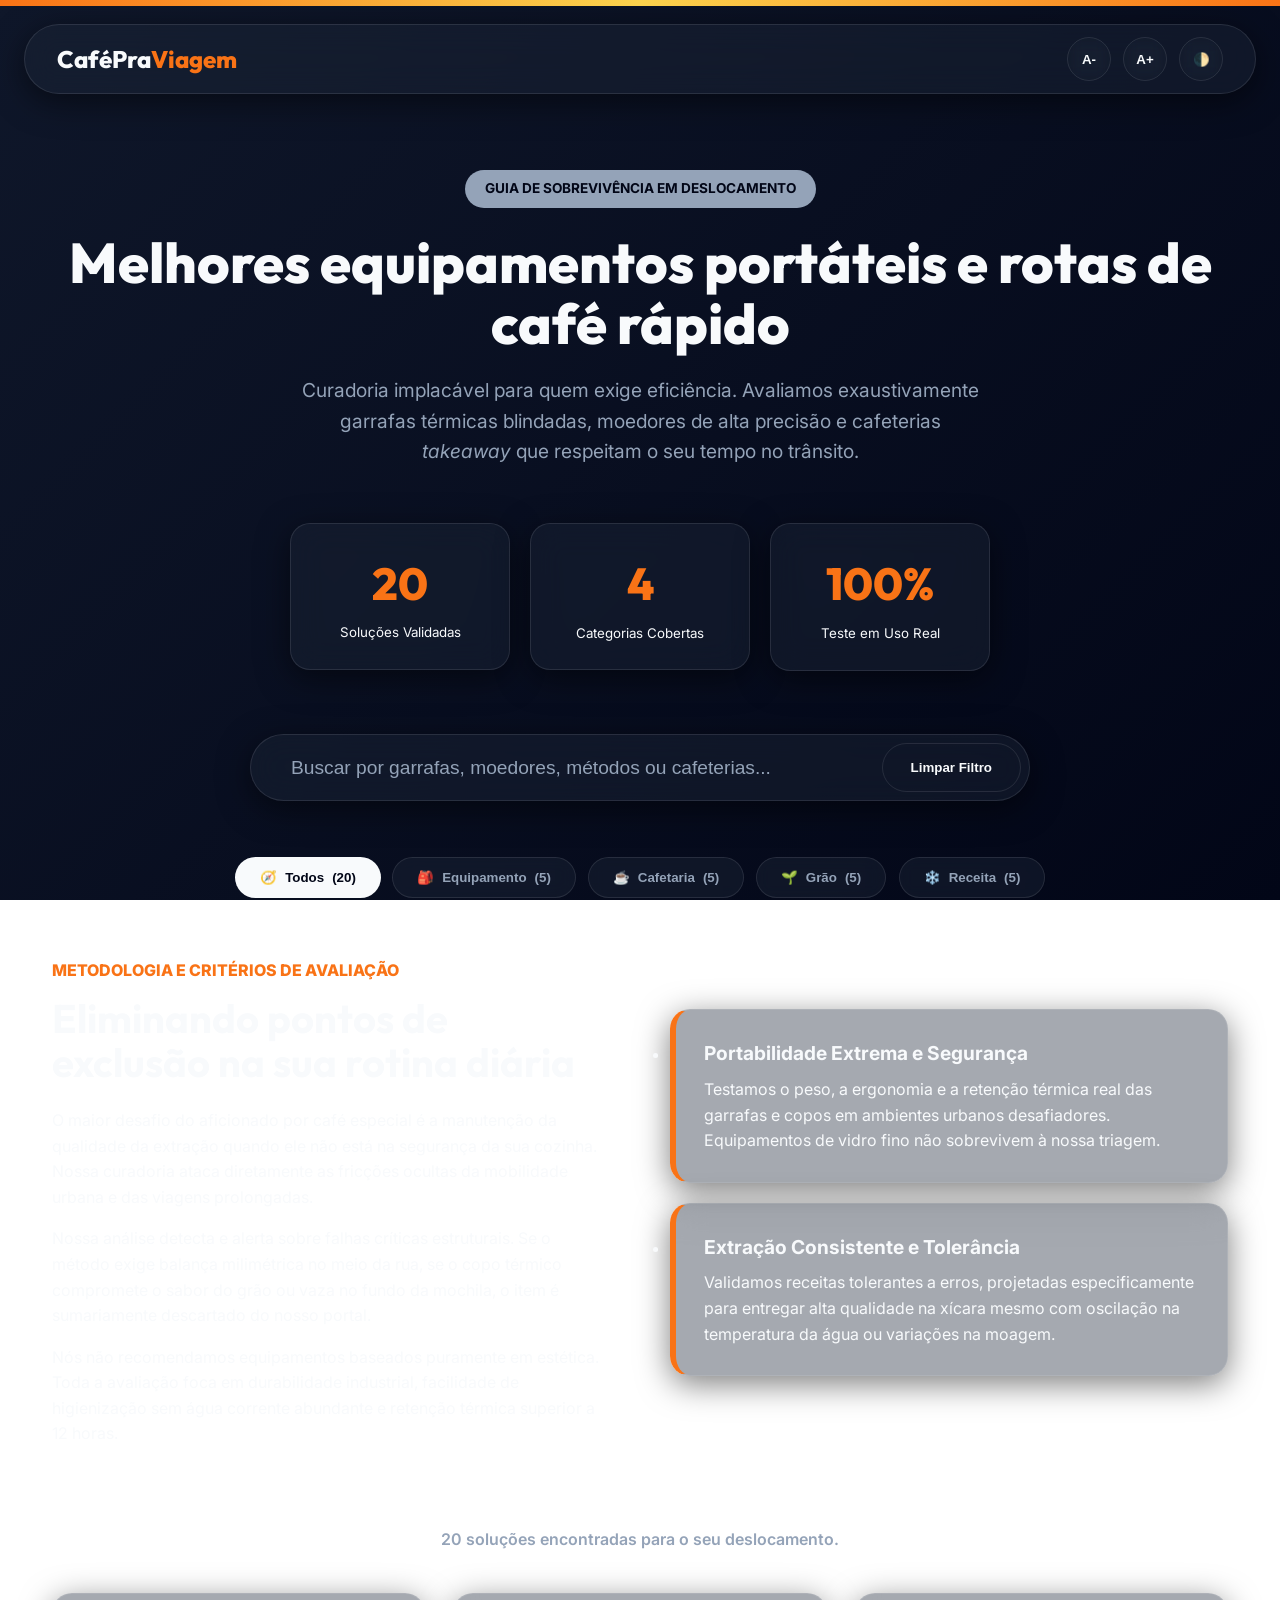
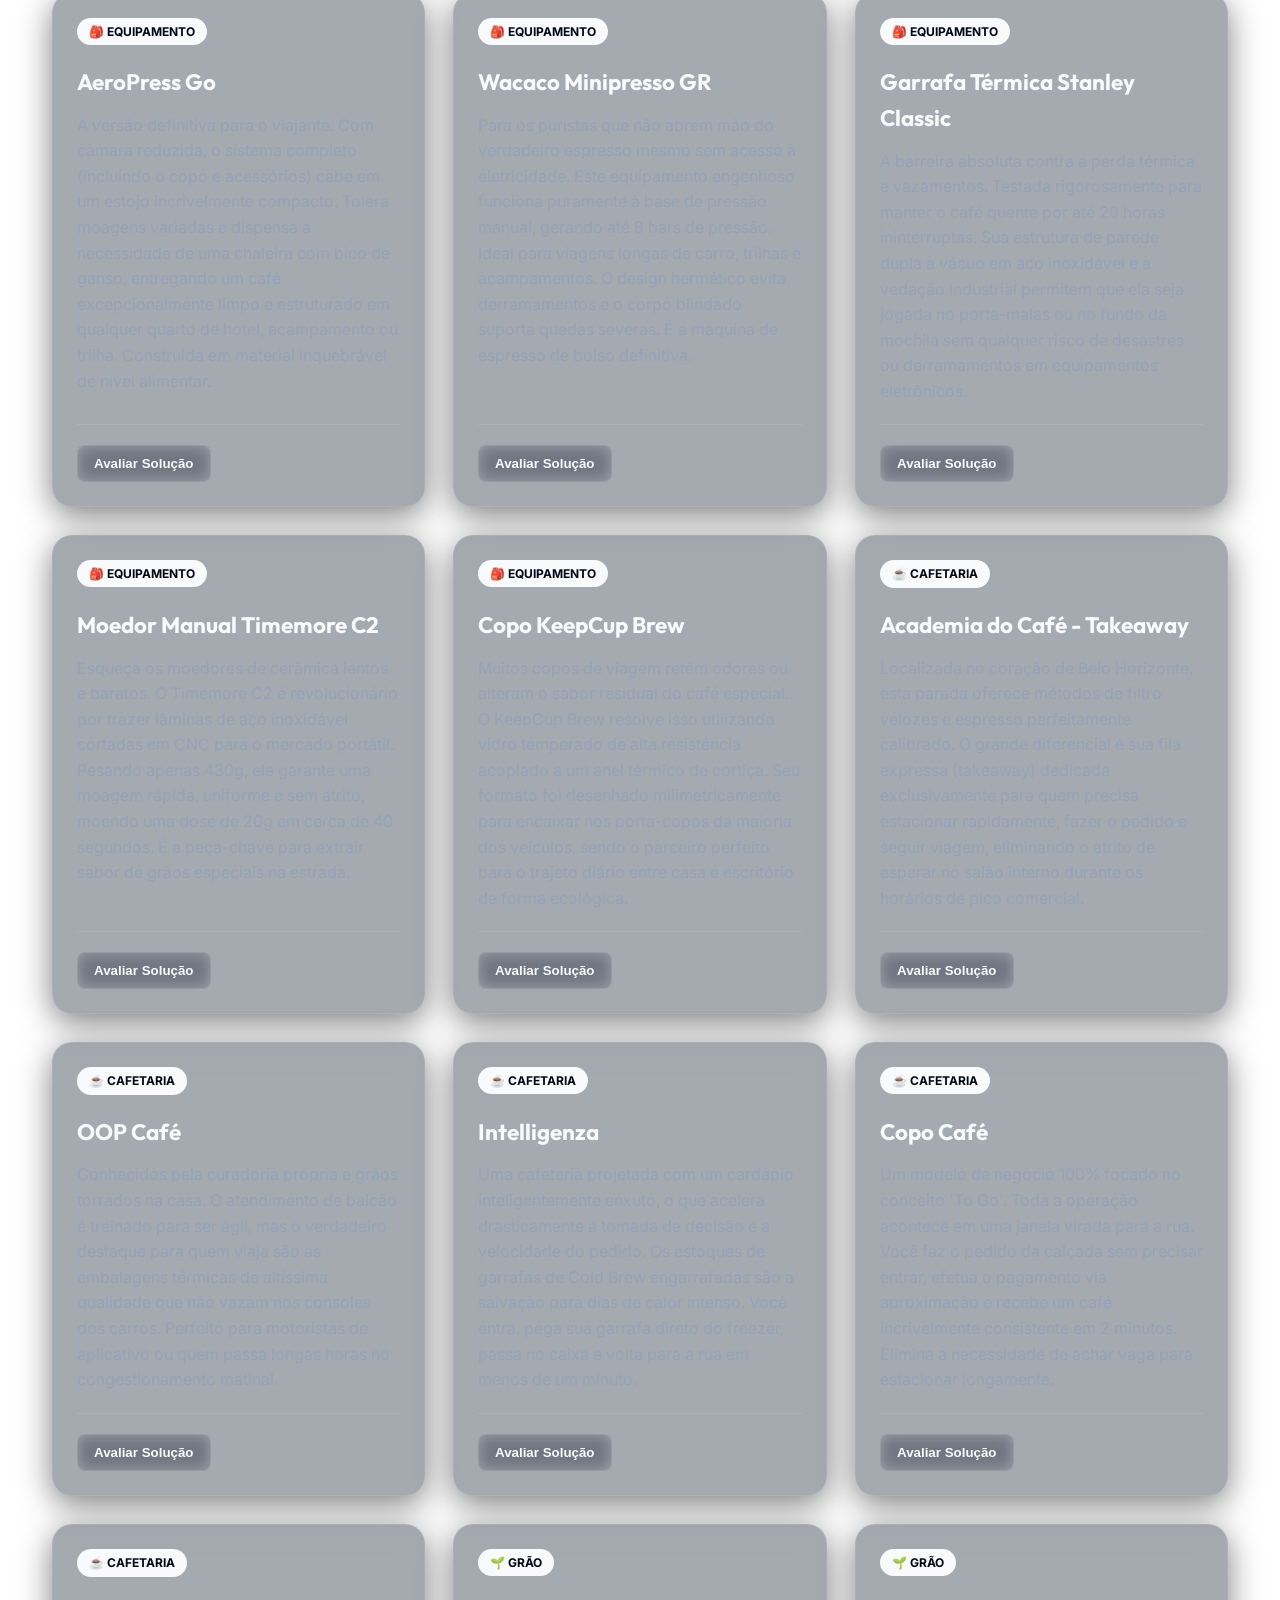
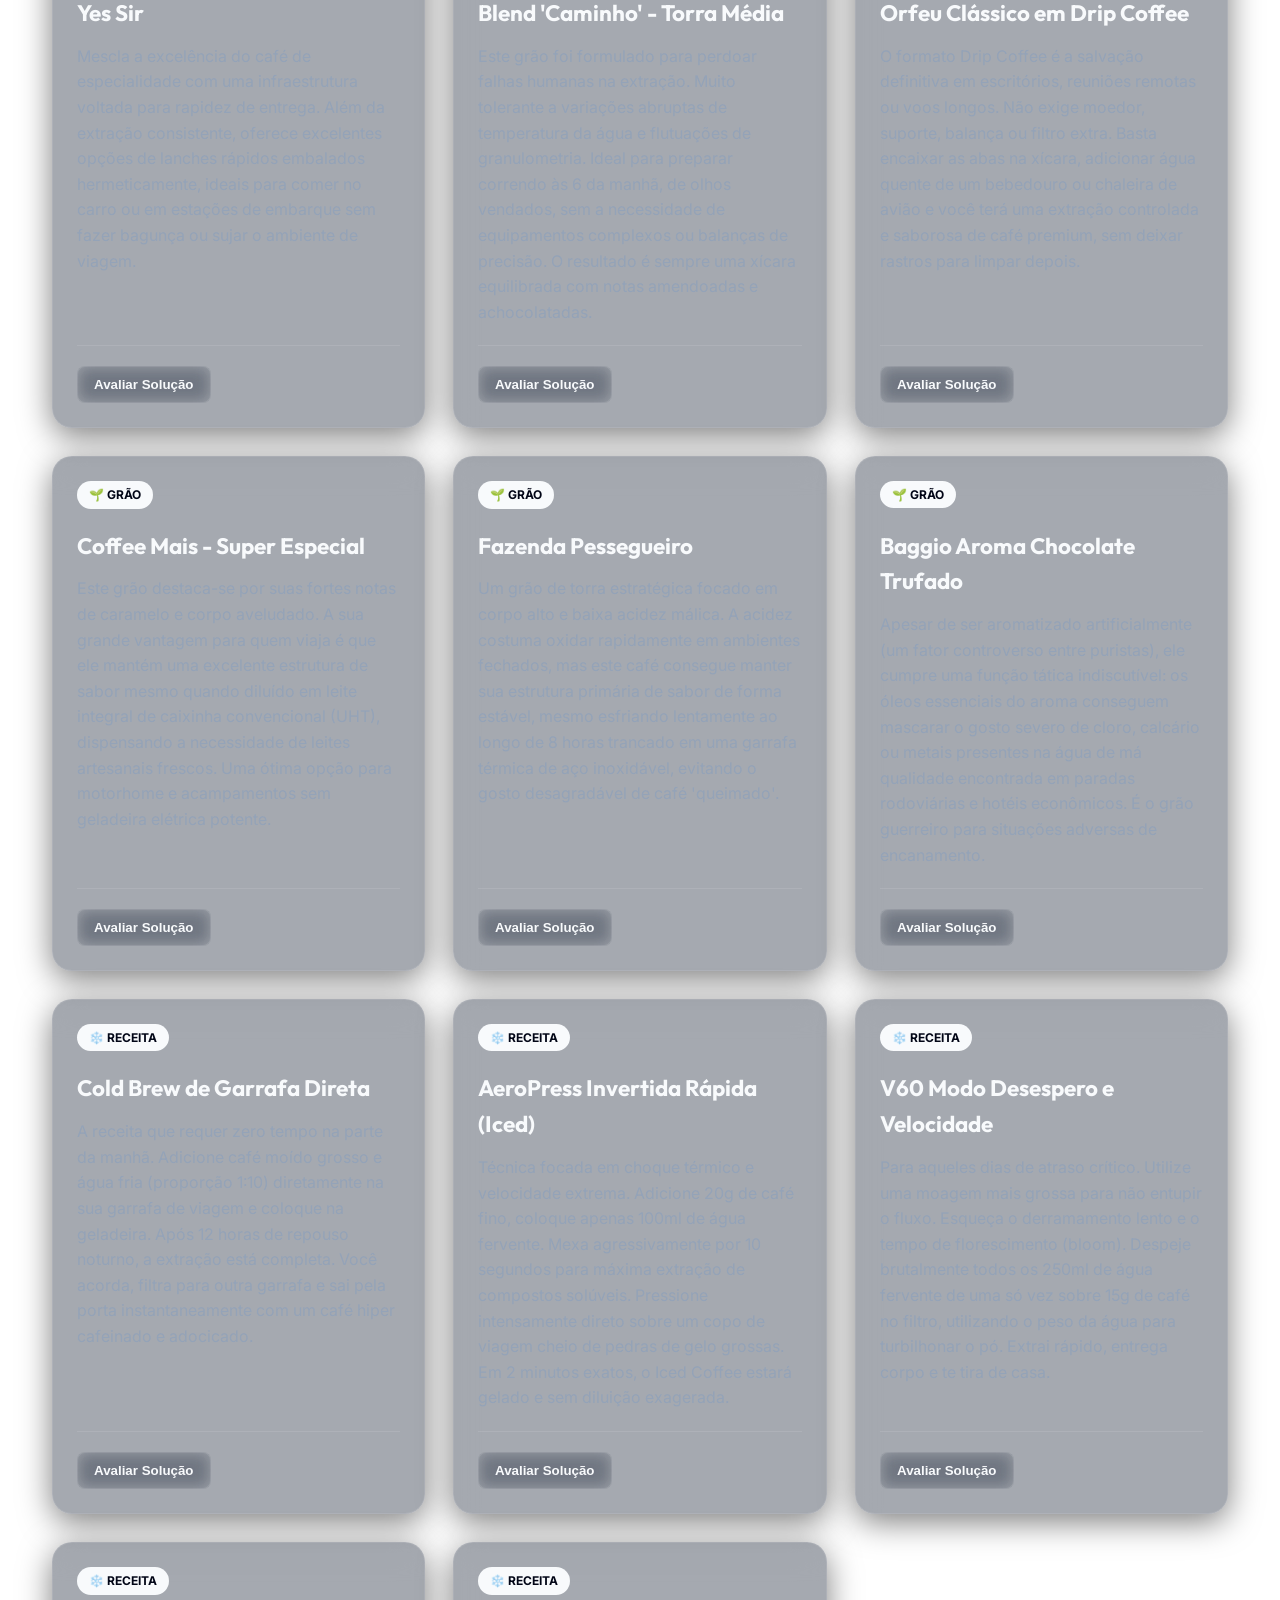
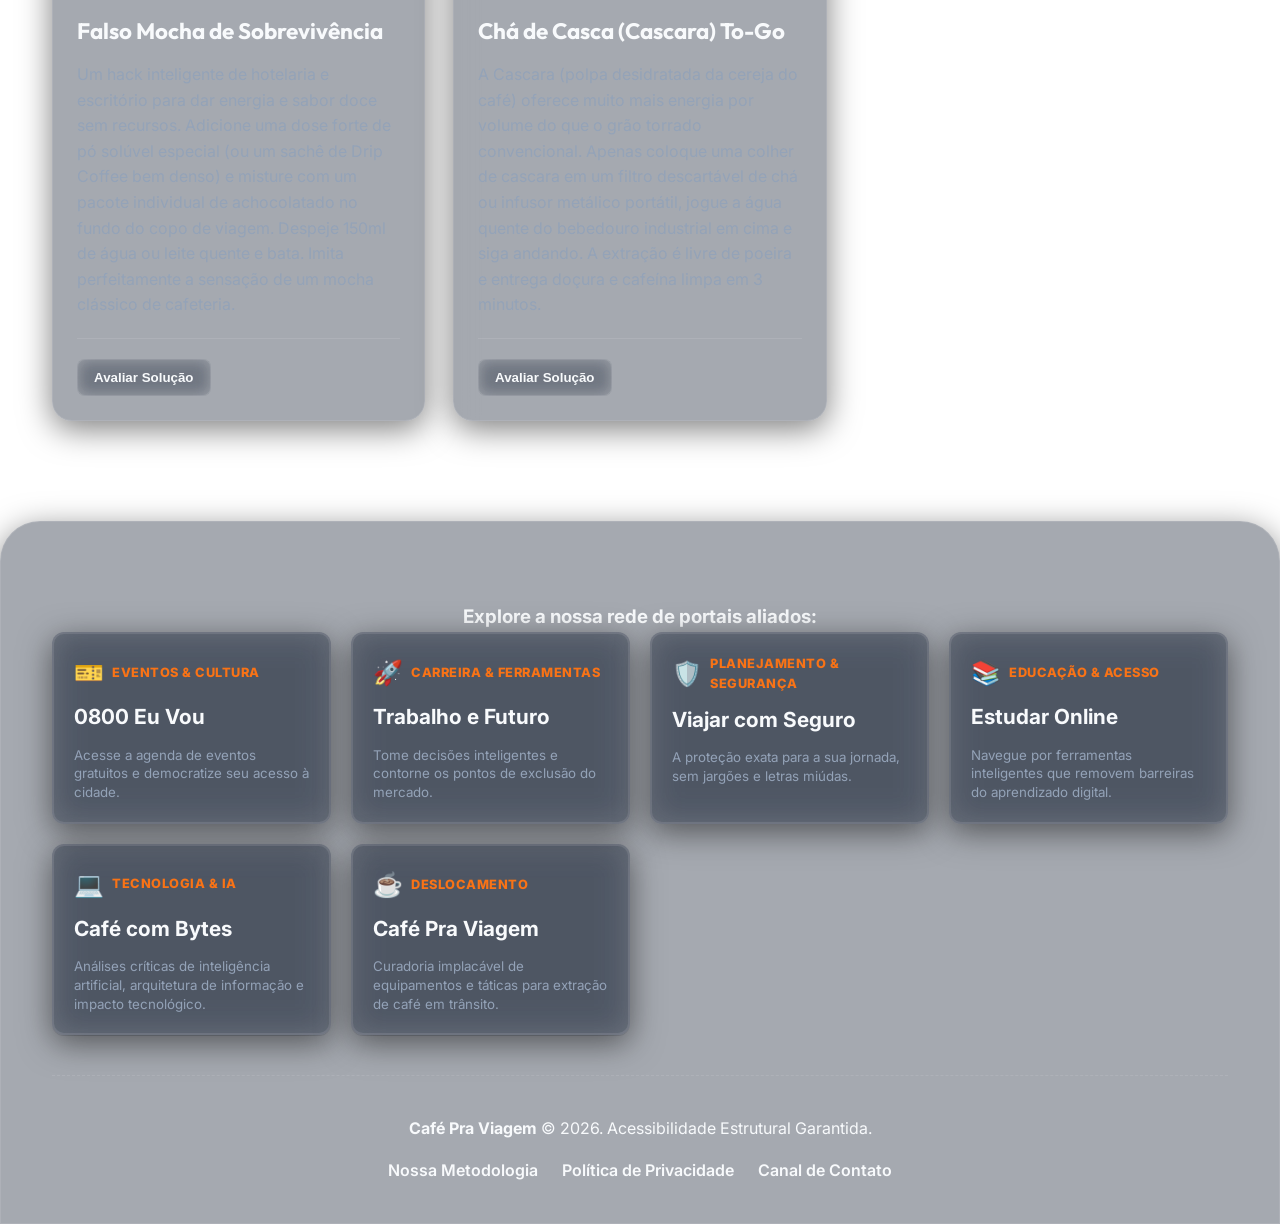
<file: index.html>
<!DOCTYPE html>
<html lang="pt-BR" data-theme="dark">
<head>
    <meta charset="UTF-8">
    <meta name="viewport" content="width=device-width, initial-scale=1.0">
    
    <title>Melhores Equipamentos Portáteis e Cafeterias Takeaway | Café Pra Viagem</title>
    <meta name="description" content="Pare de beber café ruim em trânsito. Mapeamos garrafas térmicas que não vazam, moedores manuais eficientes e as melhores paradas rápidas e táticas de extração de café para viagem.">
    <meta name="keywords" content="equipamentos portáteis de café, melhor garrafa térmica, moedor manual, cafeterias takeaway BH, cold brew, café em viagem">
    
    <meta name="google-adsense-account" content="ca-pub-6821135120244573">
    <script async src="https://pagead2.googlesyndication.com/pagead/js/adsbygoogle.js?client=ca-pub-6821135120244573" crossorigin="anonymous"></script>

    <link rel="canonical" href="https://cafepraviagem.com/">

    <script>(function(w,d,s,l,i){w[l]=w[l]||[];w[l].push({'gtm.start':
    new Date().getTime(),event:'gtm.js'});var f=d.getElementsByTagName(s)[0],
    j=d.createElement(s),dl=l!='dataLayer'?'&l='+l:'';j.async=true;j.src=
    'https://www.googletagmanager.com/gtm.js?id='+i+dl;f.parentNode.insertBefore(j,f);
    })(window,document,'script','dataLayer','GTM-SUBSTITUIR');</script>

    <link rel="preconnect" href="https://fonts.googleapis.com">
    <link rel="preconnect" href="https://fonts.gstatic.com" crossorigin>
    <link href="https://fonts.googleapis.com/css2?family=Inter:wght@400;500;700;800&family=Outfit:wght@600;800&display=swap" rel="stylesheet">
    <link rel="stylesheet" href="style.css">
</head>
<body>
    <noscript><iframe src="https://www.googletagmanager.com/ns.html?id=GTM-SUBSTITUIR" height="0" width="0" style="display:none;visibility:hidden"></iframe></noscript>

    <a class="skip-link" href="#lista-ferramentas">Pular direto para a lista de equipamentos e cafés</a>

    <header class="cabecalho-site">
        <div class="container nav-bar glass-effect">
            <a class="logotipo" href="./index.html">CaféPra<span>Viagem</span></a>
            <div class="controles-a11y">
                <button type="button" id="btn-fonte-menos" class="btn-a11y glass-btn" aria-label="Diminuir tamanho da fonte">A-</button>
                <button type="button" id="btn-fonte-mais" class="btn-a11y glass-btn" aria-label="Aumentar tamanho da fonte">A+</button>
                <button type="button" id="btn-tema" class="btn-a11y glass-btn" aria-label="Alternar modo escuro e claro">🌓</button>
            </div>
        </div>
    </header>

    <main class="container" id="conteudo-principal">
        <section class="hero">
            <p class="hero-kicker">Guia de Sobrevivência em Deslocamento</p>
            <h1 class="hero-title">Melhores equipamentos portáteis e rotas de café rápido</h1>
            <p class="hero-subtitle">Curadoria implacável para quem exige eficiência. Avaliamos exaustivamente garrafas térmicas blindadas, moedores de alta precisão e cafeterias <em>takeaway</em> que respeitam o seu tempo no trânsito.</p>
            
            <div class="hero-metricas">
                <span class="metrica-card glass-effect"><strong id="total-ferramentas">20+</strong><small>Soluções Validadas</small></span>
                <span class="metrica-card glass-effect"><strong id="total-categorias">4</strong><small>Categorias Cobertas</small></span>
                <span class="metrica-card glass-effect"><strong>100%</strong><small>Teste em Uso Real</small></span>
            </div>
            
            <div class="busca-container" role="search">
                <div class="busca-form glass-effect">
                    <input id="campo-busca" type="search" placeholder="Buscar por garrafas, moedores, métodos ou cafeterias..." autocomplete="off">
                    <div class="busca-acoes">
                        <button type="button" id="btn-limpar-busca" class="btn-busca secundario" aria-label="Limpar campo de busca">Limpar Filtro</button>
                    </div>
                </div>
            </div>
            
            <nav id="bento-menu" class="bento-grid-container" aria-label="Navegar por categorias de equipamento"></nav>
        </section>

        <section class="painel-curadoria">
            <div>
                <p class="section-kicker">Metodologia e Critérios de Avaliação</p>
                <h2 id="titulo-curadoria">Eliminando pontos de exclusão na sua rotina diária</h2>
                <p style="margin-bottom: 1rem;">O maior desafio do aficionado por café especial é a manutenção da qualidade da extração quando ele não está na segurança da sua cozinha. Nossa curadoria ataca diretamente as fricções ocultas da mobilidade urbana e das viagens prolongadas.</p>
                <p style="margin-bottom: 1rem;">Nossa análise detecta e alerta sobre falhas críticas estruturais. Se o método exige balança milimétrica no meio da rua, se o copo térmico compromete o sabor do grão ou vaza no fundo da mochila, o item é sumariamente descartado do nosso portal.</p>
                <p>Nós não recomendamos equipamentos baseados puramente em estética. Toda a avaliação foca em durabilidade industrial, facilidade de higienização sem água corrente abundante e retenção térmica superior a 12 horas.</p>
            </div>
            <ul class="criterios-lista">
                <li class="criterio-card glass-effect">
                    <strong>Portabilidade Extrema e Segurança</strong>
                    <span>Testamos o peso, a ergonomia e a retenção térmica real das garrafas e copos em ambientes urbanos desafiadores. Equipamentos de vidro fino não sobrevivem à nossa triagem.</span>
                </li>
                <li class="criterio-card glass-effect">
                    <strong>Extração Consistente e Tolerância</strong>
                    <span>Validamos receitas tolerantes a erros, projetadas especificamente para entregar alta qualidade na xícara mesmo com oscilação na temperatura da água ou variações na moagem.</span>
                </li>
            </ul>
        </section>

        <p id="status-resultados" class="status-resultados" aria-live="polite">Catálogo carregado com sucesso.</p>
        
        <div id="lista-ferramentas">
            <div class="grid-cards">
                <article class="card glass-effect">
                    <div class="card-topo"><span class="card-tag"><span aria-hidden="true">🎒</span> Equipamento</span></div>
                    <h3>AeroPress Go</h3>
                    <p class="card-desc">A versão definitiva para o viajante. Com câmara reduzida, o sistema completo (incluindo o copo) cabe em um estojo compacto. Tolera moagens variadas e dispensa chaleira bico de ganso, entregando um café limpo em qualquer quarto de hotel ou acampamento.</p>
                    <div class="card-footer"><button class="btn-card-abrir glass-btn">Avaliar Solução</button></div>
                </article>
                <article class="card glass-effect">
                    <div class="card-topo"><span class="card-tag"><span aria-hidden="true">🎒</span> Equipamento</span></div>
                    <h3>Moedor Manual Timemore C2</h3>
                    <p class="card-desc">Esqueça os moedores de cerâmica baratos que demoram 5 minutos para moer uma dose. Com lâminas de aço inox cortadas a laser, o C2 pesa apenas 430g e mói 20g de café em 40 segundos. Essencial para frescor na estrada.</p>
                    <div class="card-footer"><button class="btn-card-abrir glass-btn">Avaliar Solução</button></div>
                </article>
                <article class="card glass-effect">
                    <div class="card-topo"><span class="card-tag"><span aria-hidden="true">🎒</span> Equipamento</span></div>
                    <h3>Garrafa Térmica Stanley Classic</h3>
                    <p class="card-desc">A barreira definitiva contra a perda térmica. Testada para manter o café quente por até 20 horas. Sua estrutura de parede dupla a vácuo e vedação absoluta permitem que ela seja jogada no porta-malas ou fundo da mochila sem risco de desastres.</p>
                    <div class="card-footer"><button class="btn-card-abrir glass-btn">Avaliar Solução</button></div>
                </article>
                <article class="card glass-effect">
                    <div class="card-topo"><span class="card-tag"><span aria-hidden="true">☕</span> Cafetaria</span></div>
                    <h3>Academia do Café - Takeaway</h3>
                    <p class="card-desc">Localizada em Belo Horizonte, esta parada oferece extração de filtro rápido e espresso calibrado com perfeição. Possui um balcão express dedicado exclusivamente para quem estaciona rápido, pede o copo e segue viagem sem enfrentar o trânsito interno do salão.</p>
                    <div class="card-footer"><button class="btn-card-abrir glass-btn">Avaliar Solução</button></div>
                </article>
                <article class="card glass-effect">
                    <div class="card-topo"><span class="card-tag"><span aria-hidden="true">❄️</span> Receita</span></div>
                    <h3>Cold Brew de Garrafa</h3>
                    <p class="card-desc">A solução perfeita para viagens de verão. Misture café e água fria (proporção 1:10) direto na garrafa e deixe na geladeira durante a noite. Pela manhã, basta filtrar e sair. Zero necessidade de água quente ou tempo de extração matinal.</p>
                    <div class="card-footer"><button class="btn-card-abrir glass-btn">Avaliar Solução</button></div>
                </article>
                <article class="card glass-effect">
                    <div class="card-topo"><span class="card-tag"><span aria-hidden="true">🌱</span> Grão</span></div>
                    <h3>Orfeu Clássico em Drip Coffee</h3>
                    <p class="card-desc">O formato Drip Coffee é o salva-vidas corporativo ou de aviões. Você não precisa de balança, moedor ou filtro de papel avulso. Apenas peça água quente no voo ou utilize o bebedouro do escritório e tenha acesso a um café especial em 3 minutos.</p>
                    <div class="card-footer"><button class="btn-card-abrir glass-btn">Avaliar Solução</button></div>
                </article>
            </div>
        </div>
    </main>

    <div id="modal-overlay" class="modal-overlay hidden" aria-hidden="true">
         <div class="modal-content glass-effect" role="dialog" aria-modal="true" aria-labelledby="artigo-titulo">
            <button type="button" class="btn-fechar glass-btn" id="fechar-modal" aria-label="Fechar janela de detalhes">✕</button>
            <div class="modal-header-compacto">
                <span id="artigo-emoji" class="emoji-medio glass-effect" aria-hidden="true">☕</span>
                <div>
                    <h2 id="artigo-titulo">Carregando...</h2>
                    <span id="artigo-categoria" class="tag-categoria">Categoria</span>
                </div>
            </div>
            <div class="dor-box glass-effect">
                <strong>Análise Técnica:</strong>
                <p id="artigo-dor"></p>
            </div>
            <div class="artigo-corpo">
                <p id="artigo-descricao"></p>
            </div>
            <div class="acoes-ferramenta glass-effect">
                <a id="artigo-link" href="#" target="_blank" class="btn-primario" rel="noopener noreferrer">Acessar Produto Oficial</a>
                <div class="share-buttons">
                    <p class="share-title">Recomende esta solução:</p>
                    <div class="share-icons" id="botoes-compartilhamento"></div>
                </div>
            </div>
        </div>
    </div>

    <footer class="rodape-site glass-effect">
        <div class="container">
            <div class="projetos-parceiros">
                <h3>Explore a nossa rede de portais aliados:</h3>
                <nav class="grid-parceiros" id="grid-parceiros-container" aria-label="Navegar para portais parceiros"></nav>
            </div>
            <div class="rodape-main">
                <p><strong>Café Pra Viagem</strong> &copy; 2026. Acessibilidade Estrutural Garantida.</p>
                <nav class="links-rodape" aria-label="Links de governança do portal">
                    <a href="sobre.html">Nossa Metodologia</a>
                    <a href="politica-de-privacidade.html">Política de Privacidade</a>
                    <a href="contato.html">Canal de Contato</a>
                </nav>
            </div>
        </div>
    </footer>
    
    <div vw class="enabled">
        <div vw-access-button class="active"></div>
        <div vw-plugin-wrapper>
            <div class="vw-plugin-top-wrapper"></div>
        </div>
    </div>
    <script defer src="https://vlibras.gov.br/app/vlibras-plugin.js"></script>
    <script defer>
        window.addEventListener('load', function() {
            new window.VLibras.Widget('https://vlibras.gov.br/app');
        });
    </script>
    <script src="script.js"></script>
</body>
</html>
</file>
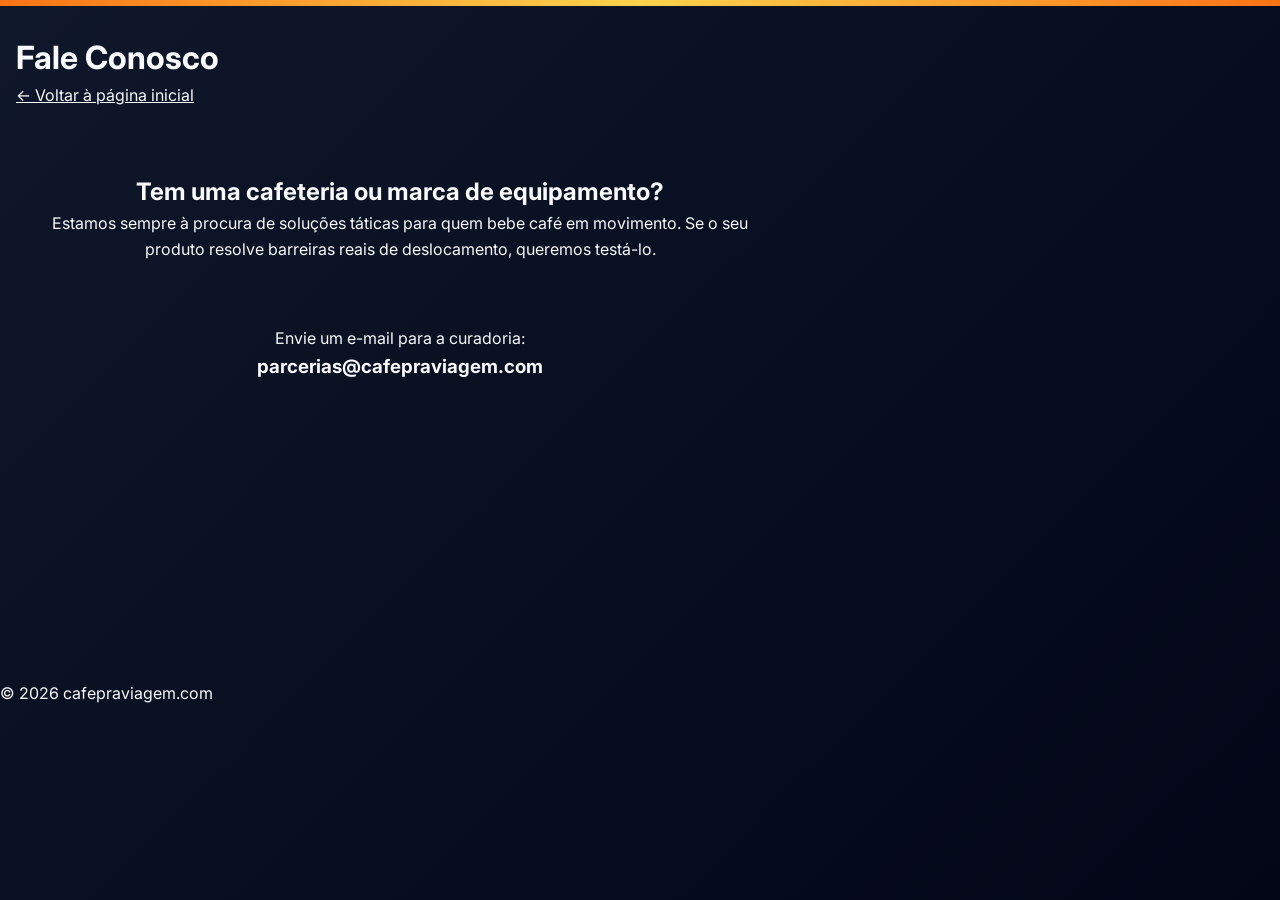
<file: contato.html>
<!DOCTYPE html>
<html lang="pt-BR" data-theme="dark">
<head>
    <meta charset="UTF-8">
    <meta name="viewport" content="width=device-width, initial-scale=1.0">
    <title>Contato | Café Pra Viagem</title>
    
    <!-- Google Tag Manager (Head) -->
    <script>(function(w,d,s,l,i){w[l]=w[l]||[];w[l].push({'gtm.start':
    new Date().getTime(),event:'gtm.js'});var f=d.getElementsByTagName(s)[0],
    j=d.createElement(s),dl=l!='dataLayer'?'&l='+l:'';j.async=true;j.src=
    'https://www.googletagmanager.com/gtm.js?id='+i+dl;f.parentNode.insertBefore(j,f);
    })(window,document,'script','dataLayer','GTM-SUBSTITUIR');</script>
    <!-- Fim Google Tag Manager -->

    <link rel="stylesheet" href="style.css">
    <link href="https://fonts.googleapis.com/css2?family=Inter:wght@400;600;700&display=swap" rel="stylesheet">
</head>
<body>
    <!-- Google Tag Manager (Body Fallback) -->
    <noscript><iframe src="https://www.googletagmanager.com/ns.html?id=GTM-SUBSTITUIR"
    height="0" width="0" style="display:none;visibility:hidden"></iframe></noscript>
    <!-- Fim Google Tag Manager -->

    <a class="skip-link" href="#conteudo-contato">Pular diretamente para as informações de contato</a>

    <header class="hero-section" style="padding: 2rem 1rem;">
        <h1>Fale Conosco</h1>
        <nav aria-label="Navegação de retorno">
            <p><a href="index.html" style="color: var(--acento-vibrante);">← Voltar à página inicial</a></p>
        </nav>
    </header>

    <main id="conteudo-contato" class="grid-container" style="display: block; max-width: 800px; min-height: 60vh;">
        <article class="cartao" style="padding: 2rem; text-align: center;">
            <h2>Tem uma cafeteria ou marca de equipamento?</h2>
            <p>Estamos sempre à procura de soluções táticas para quem bebe café em movimento. Se o seu produto resolve barreiras reais de deslocamento, queremos testá-lo.</p>
            
            <div style="margin-top: 2rem; padding: 2rem; background: var(--bg-analitico); border-radius: 8px; border: 1px dashed var(--acento-vibrante);">
                <p>Envie um e-mail para a curadoria:</p>
                <h3 style="color: var(--acento-vibrante);">parcerias@cafepraviagem.com</h3>
            </div>
        </article>
    </main>

    <footer>
        <div class="rodape-legal">
            <p>© 2026 cafepraviagem.com</p>
        </div>
    </footer>

    <!-- VLibras -->
    <div vw class="enabled">
        <div vw-access-button class="active"></div>
        <div vw-plugin-wrapper>
            <div class="vw-plugin-top-wrapper"></div>
        </div>
    </div>
    <script src="https://vlibras.gov.br/app/vlibras-plugin.js"></script>
    <script>new window.VLibras.Widget('https://vlibras.gov.br/app');</script>
</body>
</html>
</file>
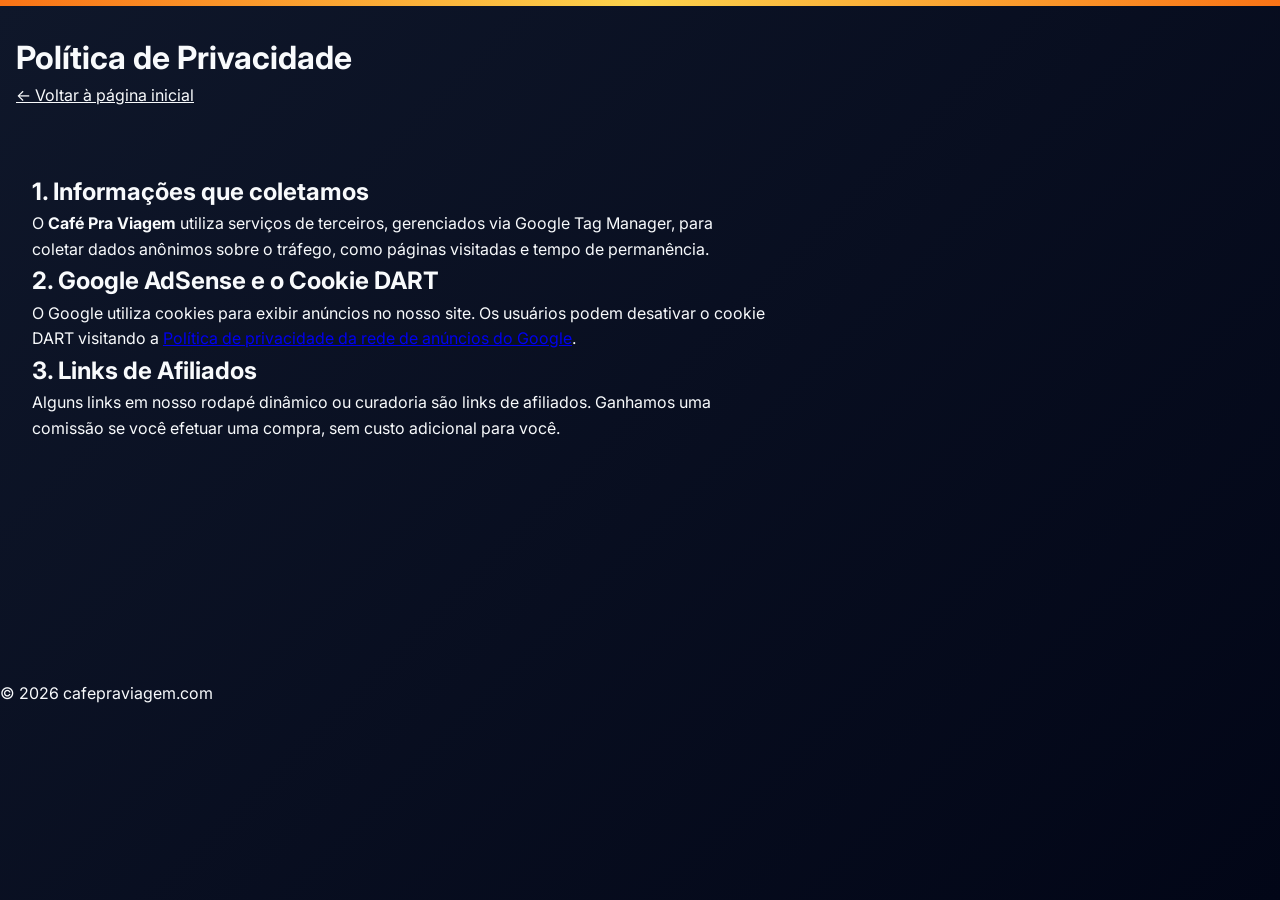
<file: politica-de-privacidade.html>
<!DOCTYPE html>
<html lang="pt-BR" data-theme="dark">
<head>
    <meta charset="UTF-8">
    <meta name="viewport" content="width=device-width, initial-scale=1.0">
    <title>Política de Privacidade | Café Pra Viagem</title>
    <meta name="robots" content="noindex, follow">
    
    <!-- Google Tag Manager (Head) -->
    <script>(function(w,d,s,l,i){w[l]=w[l]||[];w[l].push({'gtm.start':
    new Date().getTime(),event:'gtm.js'});var f=d.getElementsByTagName(s)[0],
    j=d.createElement(s),dl=l!='dataLayer'?'&l='+l:'';j.async=true;j.src=
    'https://www.googletagmanager.com/gtm.js?id='+i+dl;f.parentNode.insertBefore(j,f);
    })(window,document,'script','dataLayer','GTM-SUBSTITUIR');</script>
    <!-- Fim Google Tag Manager -->

    <link rel="stylesheet" href="style.css">
    <link href="https://fonts.googleapis.com/css2?family=Inter:wght@400;600;700&display=swap" rel="stylesheet">
</head>
<body>
    <!-- Google Tag Manager (Body Fallback) -->
    <noscript><iframe src="https://www.googletagmanager.com/ns.html?id=GTM-SUBSTITUIR"
    height="0" width="0" style="display:none;visibility:hidden"></iframe></noscript>
    <!-- Fim Google Tag Manager -->

    <a class="skip-link" href="#conteudo-privacidade">Pular diretamente para a política</a>

    <header class="hero-section" style="padding: 2rem 1rem;">
        <h1>Política de Privacidade</h1>
        <nav aria-label="Navegação de retorno">
            <p><a href="index.html" style="color: var(--acento-vibrante);">← Voltar à página inicial</a></p>
        </nav>
    </header>

    <main id="conteudo-privacidade" class="grid-container" style="display: block; max-width: 800px; min-height: 60vh;">
        <article class="cartao" style="padding: 2rem;">
            <h2>1. Informações que coletamos</h2>
            <p>O <strong>Café Pra Viagem</strong> utiliza serviços de terceiros, gerenciados via Google Tag Manager, para coletar dados anônimos sobre o tráfego, como páginas visitadas e tempo de permanência.</p>
            
            <h2>2. Google AdSense e o Cookie DART</h2>
            <p>O Google utiliza cookies para exibir anúncios no nosso site. Os usuários podem desativar o cookie DART visitando a <a href="https://policies.google.com/technologies/ads" target="_blank" rel="nofollow">Política de privacidade da rede de anúncios do Google</a>.</p>

            <h2>3. Links de Afiliados</h2>
            <p>Alguns links em nosso rodapé dinâmico ou curadoria são links de afiliados. Ganhamos uma comissão se você efetuar uma compra, sem custo adicional para você.</p>
        </article>
    </main>

    <footer>
        <div class="rodape-legal">
            <p>© 2026 cafepraviagem.com</p>
        </div>
    </footer>

    <!-- VLibras -->
    <div vw class="enabled">
        <div vw-access-button class="active"></div>
        <div vw-plugin-wrapper>
            <div class="vw-plugin-top-wrapper"></div>
        </div>
    </div>
    <script src="https://vlibras.gov.br/app/vlibras-plugin.js"></script>
    <script>new window.VLibras.Widget('https://vlibras.gov.br/app');</script>
</body>
</html>
</file>
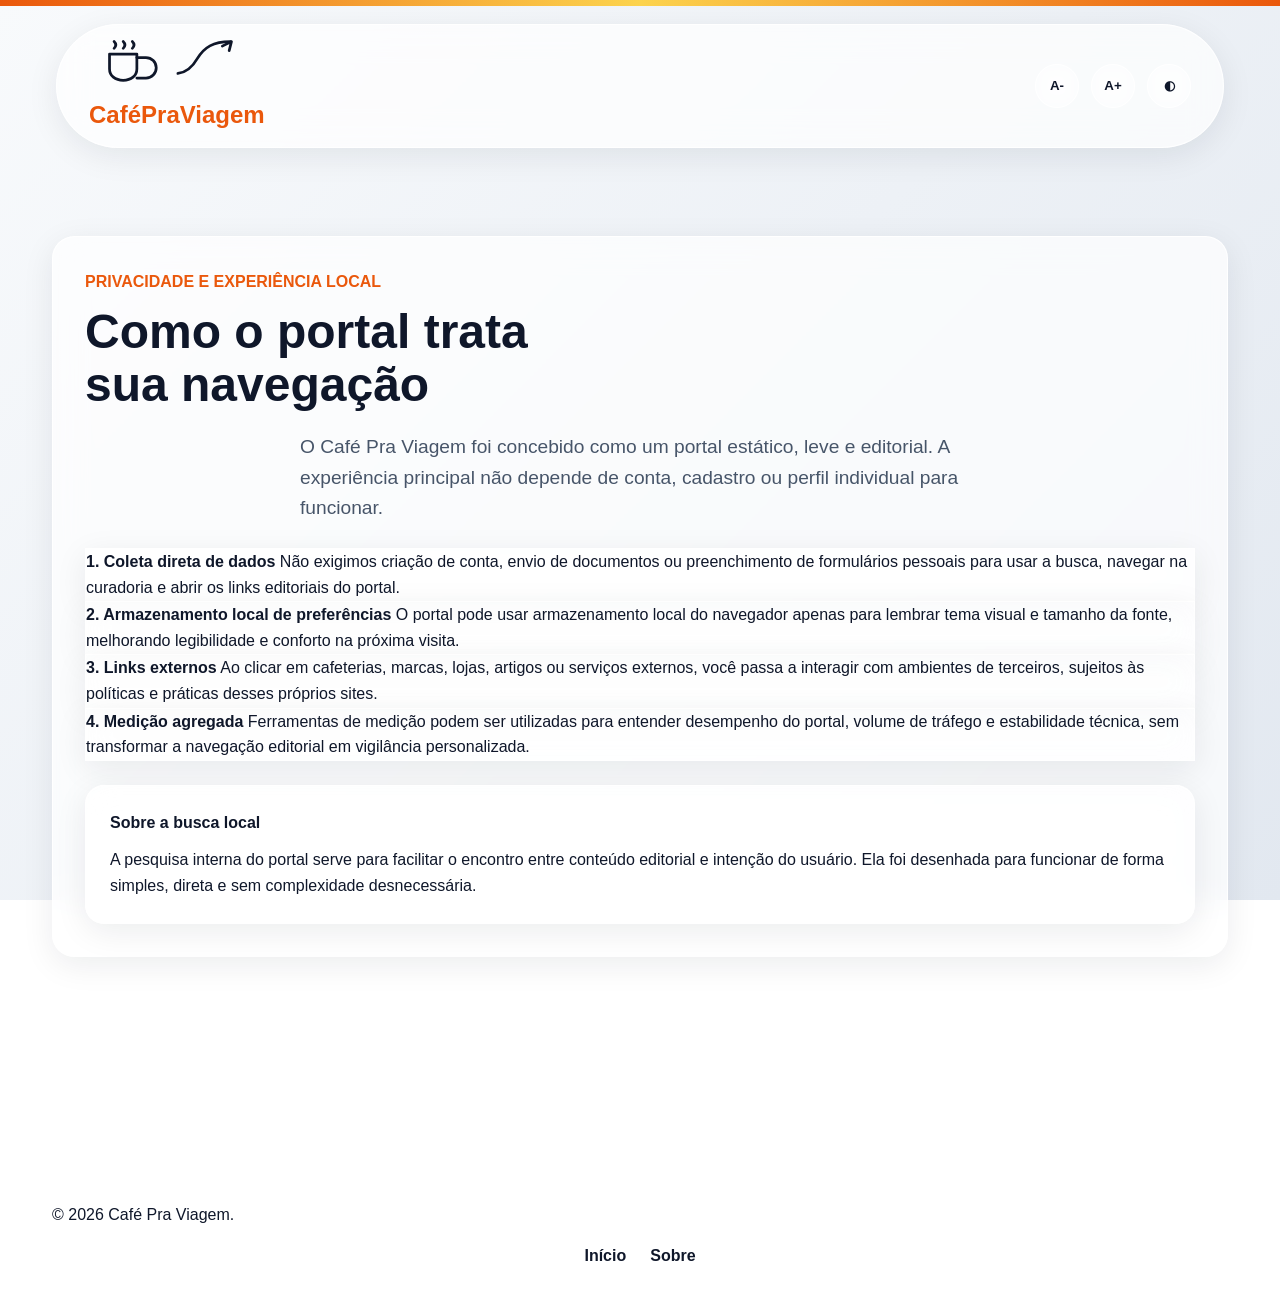
<file: privacidade.html>
<!DOCTYPE html>
<html lang="pt-BR" data-theme="light">
<head>
  <meta charset="UTF-8" />
  <meta name="viewport" content="width=device-width, initial-scale=1.0" />
  <title>Privacidade | Café Pra Viagem</title>
  <meta name="description" content="Política de privacidade do Café Pra Viagem sobre navegação, uso local de preferências e links externos." />
  <meta name="robots" content="index, follow" />
  <link rel="canonical" href="https://cafepraviagem.com/privacidade.html" />

  <meta property="og:type" content="article" />
  <meta property="og:title" content="Privacidade | Café Pra Viagem" />
  <meta property="og:description" content="Saiba como o portal lida com preferências locais, links externos e navegação editorial." />
  <meta property="og:url" content="https://cafepraviagem.com/privacidade.html" />
  <meta property="og:site_name" content="Café Pra Viagem" />

  <link rel="preconnect" href="https://fonts.googleapis.com" />
  <link rel="preconnect" href="https://fonts.gstatic.com" crossorigin />
  <link href="https://fonts.googleapis.com/css2?family=Manrope:wght@400;500;600;700;800&family=Prata&display=swap" rel="stylesheet" />
  <link rel="stylesheet" href="style.css" />
</head>
<body>
  <a class="skip-link" href="#conteudo-principal">Pular para o conteúdo principal</a>

  <header class="cabecalho-site">
    <div class="container">
      <div class="nav-bar glass-effect">
        <a href="./index.html" class="logotipo" aria-label="Ir para a página inicial do Café Pra Viagem">
          <svg class="brand-mark" viewBox="0 0 160 42" aria-hidden="true" xmlns="http://www.w3.org/2000/svg">
            <g fill="none" stroke="currentColor" stroke-width="2.4" stroke-linecap="round" stroke-linejoin="round">
              <path d="M18 28c0 6 5 10 12 10s12-4 12-10V15H18v13Z"></path>
              <path d="M42 18h8c5 0 9 4 9 9s-4 9-9 9h-8"></path>
              <path d="M22 10c2-2 2-4 0-6"></path>
              <path d="M30 10c2-2 2-4 0-6"></path>
              <path d="M38 10c2-2 2-4 0-6"></path>
              <path d="M78 32c8-1 13-6 17-13 6-10 14-15 29-15"></path>
              <path d="M117 8l8-4-2 8"></path>
            </g>
          </svg>
          <span>Café<span class="marca-destaque">Pra</span>Viagem</span>
        </a>

        <div class="controles-a11y" aria-label="Controles de acessibilidade e tema">
          <button id="btn-fonte-menos" class="btn-a11y glass-btn" type="button" aria-label="Diminuir fonte">A-</button>
          <button id="btn-fonte-mais" class="btn-a11y glass-btn" type="button" aria-label="Aumentar fonte">A+</button>
          <button id="btn-tema" class="btn-a11y glass-btn" type="button" aria-label="Alternar tema" data-theme-toggle>◐</button>
        </div>
      </div>
    </div>
  </header>

  <main id="conteudo-principal" class="container" style="padding-block: 7rem 4rem;">
    <section class="glass-effect" style="padding: 2rem; border-radius: 1.4rem;">
      <p class="section-kicker">Privacidade e experiência local</p>
      <h1 class="hero-title" style="font-size: clamp(2rem, 1.4rem + 2vw, 3.5rem); max-width: 18ch;">Como o portal trata sua navegação</h1>
      <p class="hero-subtitle" style="margin-bottom: 1.5rem;">
        O Café Pra Viagem foi concebido como um portal estático, leve e editorial. A experiência principal não depende de conta, cadastro ou perfil individual para funcionar.
      </p>

      <div class="editorial-stack">
        <article class="mini-card glass-effect">
          <strong>1. Coleta direta de dados</strong>
          <span>Não exigimos criação de conta, envio de documentos ou preenchimento de formulários pessoais para usar a busca, navegar na curadoria e abrir os links editoriais do portal.</span>
        </article>

        <article class="mini-card glass-effect">
          <strong>2. Armazenamento local de preferências</strong>
          <span>O portal pode usar armazenamento local do navegador apenas para lembrar tema visual e tamanho da fonte, melhorando legibilidade e conforto na próxima visita.</span>
        </article>

        <article class="mini-card glass-effect">
          <strong>3. Links externos</strong>
          <span>Ao clicar em cafeterias, marcas, lojas, artigos ou serviços externos, você passa a interagir com ambientes de terceiros, sujeitos às políticas e práticas desses próprios sites.</span>
        </article>

        <article class="mini-card glass-effect">
          <strong>4. Medição agregada</strong>
          <span>Ferramentas de medição podem ser utilizadas para entender desempenho do portal, volume de tráfego e estabilidade técnica, sem transformar a navegação editorial em vigilância personalizada.</span>
        </article>
      </div>

      <div class="glass-effect" style="margin-top: 1.5rem; padding: 1.5rem; border-radius: 1.2rem;">
        <h2 style="font-family: var(--font-display); font-size: var(--text-lg); margin-bottom: 0.75rem;">Sobre a busca local</h2>
        <p style="color: var(--color-text-muted);">
          A pesquisa interna do portal serve para facilitar o encontro entre conteúdo editorial e intenção do usuário. Ela foi desenhada para funcionar de forma simples, direta e sem complexidade desnecessária.
        </p>
      </div>
    </section>
  </main>

  <footer class="rodape-site">
    <div class="container">
      <div class="rodape-bottom">
        <p>© 2026 Café Pra Viagem.</p>
        <nav class="links-rodape" aria-label="Links institucionais">
          <a href="index.html">Início</a>
          <a href="sobre.html">Sobre</a>
        </nav>
      </div>
    </div>
  </footer>

  <script>
    (function(){
      const html=document.documentElement;
      const temaBtn=document.getElementById('btn-tema');
      const mais=document.getElementById('btn-fonte-mais');
      const menos=document.getElementById('btn-fonte-menos');
      let storageOK=true;
      try{localStorage.setItem('_t','1');localStorage.removeItem('_t');}catch(e){storageOK=false;}
      const get=(k)=>storageOK?localStorage.getItem(k):null;
      const set=(k,v)=>{if(storageOK)localStorage.setItem(k,v);};

      let tema=get('tema') || (window.matchMedia('(prefers-color-scheme: dark)').matches ? 'dark' : 'light');
      html.setAttribute('data-theme', tema);

      let fontScale=parseInt(get('fontScale') || '100',10);
      html.style.fontSize=fontScale + '%';

      temaBtn.addEventListener('click',()=>{
        tema=tema==='dark'?'light':'dark';
        html.setAttribute('data-theme',tema);
        set('tema',tema);
      });

      mais.addEventListener('click',()=>{
        if(fontScale<130){fontScale+=10;html.style.fontSize=fontScale+'%';set('fontScale',fontScale);}
      });

      menos.addEventListener('click',()=>{
        if(fontScale>90){fontScale-=10;html.style.fontSize=fontScale+'%';set('fontScale',fontScale);}
      });
    })();
  </script>
</body>
</html>
</file>
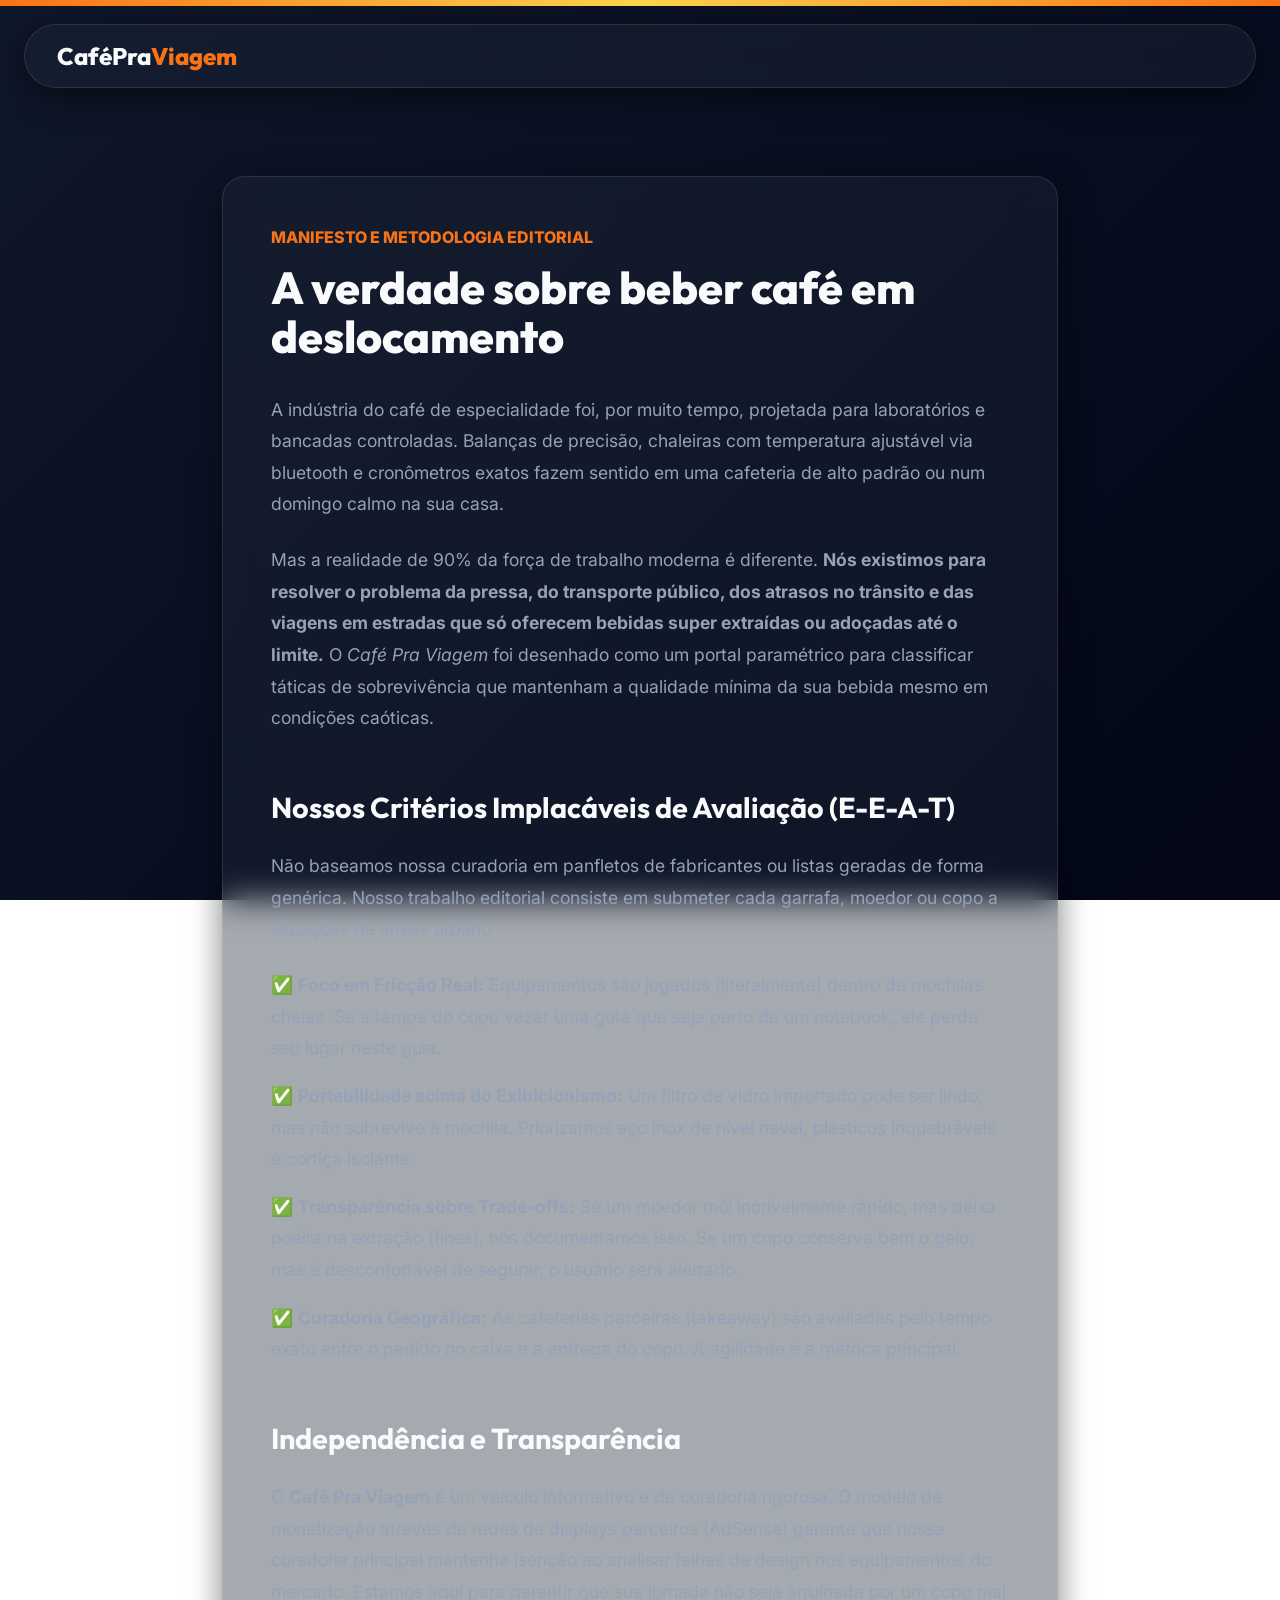
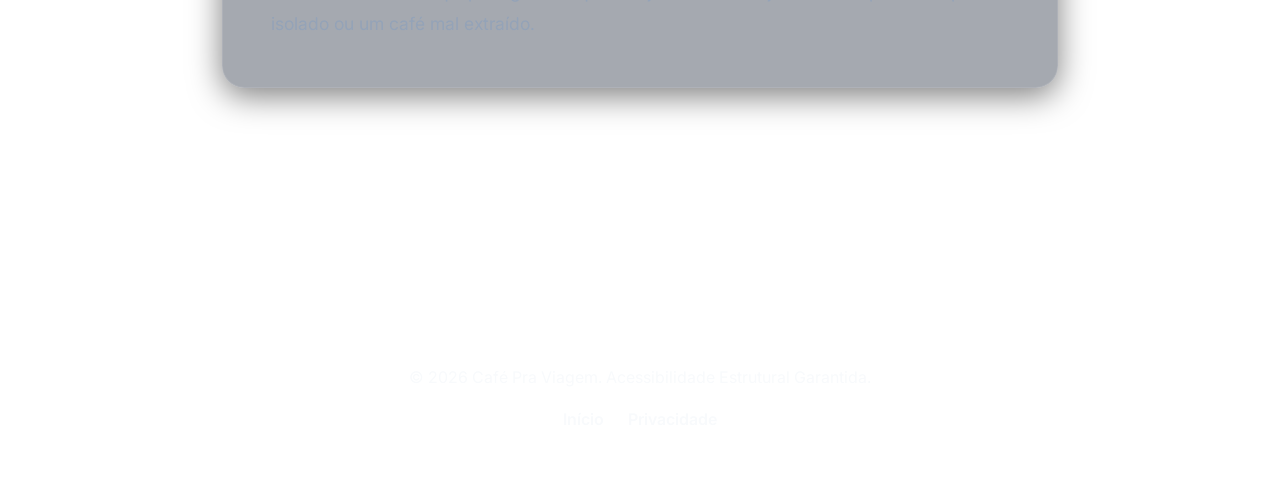
<file: sobre.html>
<!DOCTYPE html>
<html lang="pt-BR" data-theme="dark">
<head>
  <meta charset="UTF-8" />
  <meta name="viewport" content="width=device-width, initial-scale=1.0" />
  <title>Nossa Metodologia | Café Pra Viagem</title>
  <meta name="description" content="Conheça o manifesto e os rigorosos processos de curadoria editorial do Café Pra Viagem. Nossos testes levam os equipamentos de extração ao limite do cotidiano." />
  <meta name="robots" content="index, follow" />
  
  <meta property="og:title" content="Nossa Metodologia | Café Pra Viagem" />
  <meta property="og:description" content="Entenda como selecionamos receitas, cafeterias, grãos e equipamentos exaustivamente testados para o trânsito e viagem." />

  <link rel="preconnect" href="https://fonts.googleapis.com" />
  <link rel="preconnect" href="https://fonts.gstatic.com" crossorigin />
  <link href="https://fonts.googleapis.com/css2?family=Inter:wght@400;500;700;800&family=Outfit:wght@600;800&display=swap" rel="stylesheet">
  <link rel="stylesheet" href="style.css" />
</head>
<body>
  <a class="skip-link" href="#conteudo-principal">Pular para o conteúdo principal</a>

  <header class="cabecalho-site">
    <div class="container nav-bar glass-effect">
      <a class="logotipo" href="./index.html">CaféPra<span>Viagem</span></a>
    </div>
  </header>

  <main id="conteudo-principal" class="container" style="padding-block: 7rem 4rem; max-width: 900px;">
    <section class="glass-effect" style="padding: 3rem; border-radius: 1.4rem;">
      <p class="section-kicker">Manifesto e Metodologia Editorial</p>
      <h1 class="hero-title" style="font-size: 2.8rem; margin-bottom: 2rem;">A verdade sobre beber café em deslocamento</h1>
      
      <div style="font-size: 1.1rem; color: var(--text-muted); line-height: 1.8;">
          <p style="margin-bottom: 1.5rem;">A indústria do café de especialidade foi, por muito tempo, projetada para laboratórios e bancadas controladas. Balanças de precisão, chaleiras com temperatura ajustável via bluetooth e cronômetros exatos fazem sentido em uma cafeteria de alto padrão ou num domingo calmo na sua casa.</p>

          <p style="margin-bottom: 1.5rem;">Mas a realidade de 90% da força de trabalho moderna é diferente. <strong>Nós existimos para resolver o problema da pressa, do transporte público, dos atrasos no trânsito e das viagens em estradas que só oferecem bebidas super extraídas ou adoçadas até o limite.</strong> O <em>Café Pra Viagem</em> foi desenhado como um portal paramétrico para classificar táticas de sobrevivência que mantenham a qualidade mínima da sua bebida mesmo em condições caóticas.</p>

          <h2 style="font-family: var(--font-display); color: var(--text-main); font-size: 1.8rem; margin: 3rem 0 1rem;">Nossos Critérios Implacáveis de Avaliação (E-E-A-T)</h2>
          <p style="margin-bottom: 1.5rem;">Não baseamos nossa curadoria em panfletos de fabricantes ou listas geradas de forma genérica. Nosso trabalho editorial consiste em submeter cada garrafa, moedor ou copo a situações de stress urbano.</p>

          <ul style="list-style-type: none; padding-left: 0; margin-bottom: 2rem;">
              <li style="margin-bottom: 1rem;">✅ <strong>Foco em Fricção Real:</strong> Equipamentos são jogados (literalmente) dentro de mochilas cheias. Se a tampa do copo vazar uma gota que seja perto de um notebook, ele perde seu lugar neste guia.</li>
              <li style="margin-bottom: 1rem;">✅ <strong>Portabilidade acima do Exibicionismo:</strong> Um filtro de vidro importado pode ser lindo, mas não sobrevive à mochila. Priorizamos aço inox de nível naval, plásticos inquebráveis e cortiça isolante.</li>
              <li style="margin-bottom: 1rem;">✅ <strong>Transparência sobre Trade-offs:</strong> Se um moedor mói incrivelmente rápido, mas deixa poeira na extração (fines), nós documentamos isso. Se um copo conserva bem o gelo, mas é desconfortável de segurar, o usuário será alertado.</li>
              <li style="margin-bottom: 1rem;">✅ <strong>Curadoria Geográfica:</strong> As cafeterias parceiras (takeaway) são avaliadas pelo tempo exato entre o pedido no caixa e a entrega do copo. A agilidade é a métrica principal.</li>
          </ul>

          <h2 style="font-family: var(--font-display); color: var(--text-main); font-size: 1.8rem; margin: 3rem 0 1rem;">Independência e Transparência</h3>
          <p>O <strong>Café Pra Viagem</strong> é um veículo informativo e de curadoria rigorosa. O modelo de monetização através de redes de displays parceiros (AdSense) garante que nossa curadoria principal mantenha isenção ao analisar falhas de design nos equipamentos do mercado. Estamos aqui para garantir que sua jornada não seja arruinada por um copo mal isolado ou um café mal extraído.</p>
      </div>
    </section>
  </main>

  <footer class="rodape-site">
    <div class="container">
      <div class="rodape-bottom" style="text-align:center; padding: 2rem 0;">
        <p>© 2026 Café Pra Viagem. Acessibilidade Estrutural Garantida.</p>
        <nav class="links-rodape" style="display:flex; gap:1.5rem; justify-content:center; margin-top:1rem;">
          <a href="index.html" style="color:var(--text-main);">Início</a>
          <a href="politica-de-privacidade.html" style="color:var(--text-main);">Privacidade</a>
        </nav>
      </div>
    </div>
  </footer>
</body>
</html>
</file>
<file: style.css>
:root {
  /* PALETA LIGHT (Alto Contraste) */
  --bg-base: #F8FAFC; 
  --bg-gradient: linear-gradient(135deg, #F8FAFC 0%, #E2E8F0 100%);
  --glass-bg: rgba(255, 255, 255, 0.7);
  --glass-border: rgba(255, 255, 255, 0.9);
  --text-main: #0F172A; 
  --text-muted: #475569; 
  
  --accent-primary: #EA580C; /* Laranja Flame */
  --accent-secondary: #FFEDD5; /* Fundo Accent */
  
  --shadow-glow: rgba(234, 88, 12, 0.25);
  --shadow-glass: 0 8px 32px rgba(15, 23, 42, 0.08);
  
  --font-global: 'Inter', sans-serif;
  --font-display: 'Outfit', sans-serif;
  --radius-card: 20px;
  --radius-pill: 100px;
  --transition-smooth: all 0.35s cubic-bezier(0.2, 0.8, 0.2, 1);
}

[data-theme="dark"] {
  /* PALETA DARK (Analítico e Sóbrio) */
  --bg-base: #020617; 
  --bg-gradient: linear-gradient(135deg, #0F172A 0%, #020617 100%);
  --glass-bg: rgba(30, 41, 59, 0.4);
  --glass-border: rgba(255, 255, 255, 0.1);
  --text-main: #F8FAFC; 
  --text-muted: #94A3B8; 
  
  --accent-primary: #F97316; /* Laranja Vibrante */
  --accent-secondary: #1E293B; 
  
  --shadow-glow: rgba(249, 115, 22, 0.35);
  --shadow-glass: 0 8px 32px rgba(0, 0, 0, 0.5);
}

*, *::before, *::after { box-sizing: border-box; margin: 0; padding: 0; }

html {
  font-family: var(--font-global);
  scroll-behavior: smooth;
}

body {
  background: var(--bg-gradient);
  background-attachment: fixed;
  color: var(--text-main);
  line-height: 1.6;
  min-height: 100vh;
}

body::before {
  content: ''; position: absolute; top: 0; left: 0; width: 100%; height: 6px;
  background: linear-gradient(90deg, var(--accent-primary), #FCD34D, var(--accent-primary));
  z-index: 9999;
}

.container { max-width: 1240px; margin: 0 auto; padding: 0 32px; }
.hidden { display: none !important; }

/* UTILS GLASSMORPHISM */
.glass-effect {
  background: var(--glass-bg);
  backdrop-filter: blur(16px);
  -webkit-backdrop-filter: blur(16px);
  border: 1px solid var(--glass-border);
  box-shadow: var(--shadow-glass);
}

.glass-btn {
  background: var(--glass-bg);
  backdrop-filter: blur(8px);
  border: 1px solid var(--glass-border);
}

/* ACESSIBILIDADE DE TECLADO */
.skip-link {
  position: absolute; top: -200px; left: 32px;
  background: var(--text-main); color: var(--bg-base);
  padding: 16px 32px; z-index: 9999; border-radius: var(--radius-pill);
  font-weight: 700; transition: top 0.3s ease;
}
.skip-link:focus { top: 32px; outline: 4px solid var(--accent-primary); }
button:focus-visible, a:focus-visible, input:focus-visible { outline: 3px dashed var(--accent-primary); outline-offset: 6px; }

/* CABEÇALHO E CONTROLES A11Y */
.cabecalho-site { position: sticky; top: 24px; z-index: 1000; padding: 0 24px; }
.nav-bar { border-radius: var(--radius-pill); padding: 12px 32px; display: flex; justify-content: space-between; align-items: center; }
.logotipo { font-family: var(--font-display); font-size: 1.5rem; font-weight: 800; color: var(--text-main); text-decoration: none; }
.logotipo span { color: var(--accent-primary); }
.controles-a11y { display: flex; gap: 12px; }
.btn-a11y { color: var(--text-main); font-weight: 700; border-radius: 50%; width: 44px; height: 44px; cursor: pointer; border: 1px solid var(--glass-border); background: transparent; transition: var(--transition-smooth);}
.btn-a11y:hover { border-color: var(--accent-primary); color: var(--accent-primary); }

/* HERO E BUSCA */
.hero { text-align: center; padding: 100px 0 60px; }
.hero-kicker { display: inline-block; background: var(--text-muted); color: var(--bg-base); font-weight: 700; text-transform: uppercase; font-size: 0.85rem; padding: 8px 20px; border-radius: var(--radius-pill); margin-bottom: 24px; }
.hero-title { font-family: var(--font-display); font-size: 3.5rem; font-weight: 800; line-height: 1.1; margin-bottom: 20px; }
.hero-subtitle { font-size: 1.2rem; color: var(--text-muted); max-width: 680px; margin: 0 auto 56px; }

.hero-metricas { display: flex; justify-content: center; flex-wrap: wrap; gap: 20px; margin-bottom: 64px; }
.metrica-card { border-radius: var(--radius-card); padding: 24px 32px; min-width: 220px; }
.metrica-card strong { display: block; font-family: var(--font-display); font-size: 2.8rem; font-weight: 800; color: var(--accent-primary); }

.busca-container { max-width: 780px; margin: 0 auto; }
.busca-form { display: flex; border-radius: var(--radius-pill); padding: 8px; transition: var(--transition-smooth); }
.busca-form:focus-within { border-color: var(--accent-primary); box-shadow: 0 0 0 4px rgba(234, 88, 12, 0.15); }
.busca-form input { flex: 1; border: none; background: transparent; padding: 0 32px; font-size: 1.2rem; color: var(--text-main); outline: none; }
.busca-form input::placeholder { color: var(--text-muted); }
.busca-acoes { display: flex; gap: 8px; }
.btn-busca { padding: 16px 28px; border-radius: var(--radius-pill); cursor: pointer; font-weight: 700; border: none; transition: var(--transition-smooth);}
.btn-busca.secundario { background: transparent; border: 1px solid var(--glass-border); color: var(--text-main); }
.btn-busca.primario { background: var(--accent-primary); color: #FFF; }

/* BENTO MENU */
.bento-grid-container { display: flex; flex-wrap: wrap; justify-content: center; gap: 12px; margin-top: 56px; }
.bento-card { padding: 12px 24px; border-radius: var(--radius-pill); cursor: pointer; color: var(--text-muted); font-weight: 600; display: flex; gap: 8px; align-items: center; transition: var(--transition-smooth);}
.bento-card:hover { border-color: var(--accent-primary); color: var(--text-main); }
.bento-card[aria-pressed="true"] { background: var(--text-main); color: var(--bg-base); }

/* CURADORIA */
.painel-curadoria { display: grid; grid-template-columns: 1fr 1fr; gap: 60px; margin-bottom: 80px; align-items: center; }
.section-kicker { font-weight: 800; color: var(--accent-primary); text-transform: uppercase; margin-bottom: 12px; }
.painel-curadoria h2 { font-family: var(--font-display); font-size: 2.5rem; line-height: 1.1; margin-bottom: 24px; }
.criterio-card { padding: 28px; border-radius: var(--radius-card); border-left: 6px solid var(--accent-primary); margin-bottom: 20px;}
.criterio-card strong { display: block; font-size: 1.2rem; margin-bottom: 8px; }

/* GRID CARDS */
.status-resultados { text-align: center; color: var(--text-muted); font-weight: 600; margin-bottom: 40px; }
.grid-cards { display: grid; grid-template-columns: repeat(auto-fill, minmax(320px, 1fr)); gap: 28px; margin-bottom: 60px; }
.card { padding: 24px; border-radius: var(--radius-card); display: flex; flex-direction: column; transition: var(--transition-smooth); }
.card:hover { transform: translateY(-4px); border-color: var(--accent-primary); }
.card-topo { display: flex; justify-content: space-between; align-items: center; margin-bottom: 20px; }
.card-tag { background: var(--text-main); color: var(--bg-base); padding: 4px 12px; border-radius: var(--radius-pill); font-size: 0.75rem; font-weight: 700; text-transform: uppercase; }
.card h3 { font-family: var(--font-display); font-size: 1.4rem; margin-bottom: 12px; }
.card-desc { color: var(--text-muted); margin-bottom: 20px; flex-grow: 1; }
.card-footer { border-top: 1px solid var(--glass-border); padding-top: 20px; display: flex; justify-content: space-between; align-items: center; }
.btn-card-abrir { padding: 10px 16px; border-radius: 8px; font-weight: 600; cursor: pointer; border: 1px solid var(--glass-border); background: transparent; color: var(--text-main); }
.btn-card-abrir:hover { background: var(--text-main); color: var(--bg-base); }

/* MODAL */
.modal-overlay { position: fixed; inset: 0; background: rgba(15, 23, 42, 0.8); backdrop-filter: blur(12px); z-index: 2000; display: flex; justify-content: center; align-items: center; padding: 24px; }
.modal-content { width: 100%; max-width: 680px; border-radius: 24px; padding: 40px; position: relative; max-height: 90vh; overflow-y: auto; }
.btn-fechar { position: absolute; top: 24px; right: 24px; width: 44px; height: 44px; border-radius: 50%; cursor: pointer; font-size: 1.2rem; color: var(--text-main); border: 1px solid var(--glass-border); background: transparent;}
.modal-header-compacto { display: flex; gap: 20px; align-items: center; margin-bottom: 24px; border-bottom: 1px solid var(--glass-border); padding-bottom: 24px; }
.dor-box { padding: 20px; border-radius: 12px; border-left: 4px solid var(--accent-primary); margin-bottom: 24px; }
.btn-primario { display: block; text-align: center; background: var(--accent-primary); color: #FFF; padding: 16px; border-radius: 12px; text-decoration: none; font-weight: 700; margin-top: 24px; }
.share-buttons { margin-top: 24px; text-align: center; border-top: 1px dashed var(--glass-border); padding-top: 24px; }
.btn-share { width: 100%; padding: 14px; background: transparent; border: 1px solid var(--glass-border); color: var(--text-main); border-radius: 8px; cursor: pointer; font-weight: 600; }

/* RODAPÉ PARCEIROS */
.rodape-site { padding: 80px 0 40px; margin-top: 100px; border-radius: 40px 40px 0 0; border-top: 1px solid var(--glass-border); }
.projetos-parceiros { text-align: center; margin-bottom: 40px; }
.grid-parceiros { display: grid; grid-template-columns: repeat(auto-fit, minmax(260px, 1fr)); gap: 20px; }
.parceiro-link { padding: 20px; border-radius: 12px; text-decoration: none; display: flex; flex-direction: column; text-align: left; transition: var(--transition-smooth); border: 1px solid var(--glass-border);}
.parceiro-link:hover { border-color: var(--accent-primary); transform: translateY(-3px); }
.parceiro-link strong { color: var(--text-main); font-size: 1.2rem; margin-bottom: 4px; }
.rodape-main { text-align: center; border-top: 1px dashed var(--glass-border); padding-top: 40px; }
.links-rodape { display: flex; justify-content: center; gap: 24px; margin-top: 16px; }
.links-rodape a { color: var(--text-main); font-weight: 600; text-decoration: none; }
</file>
